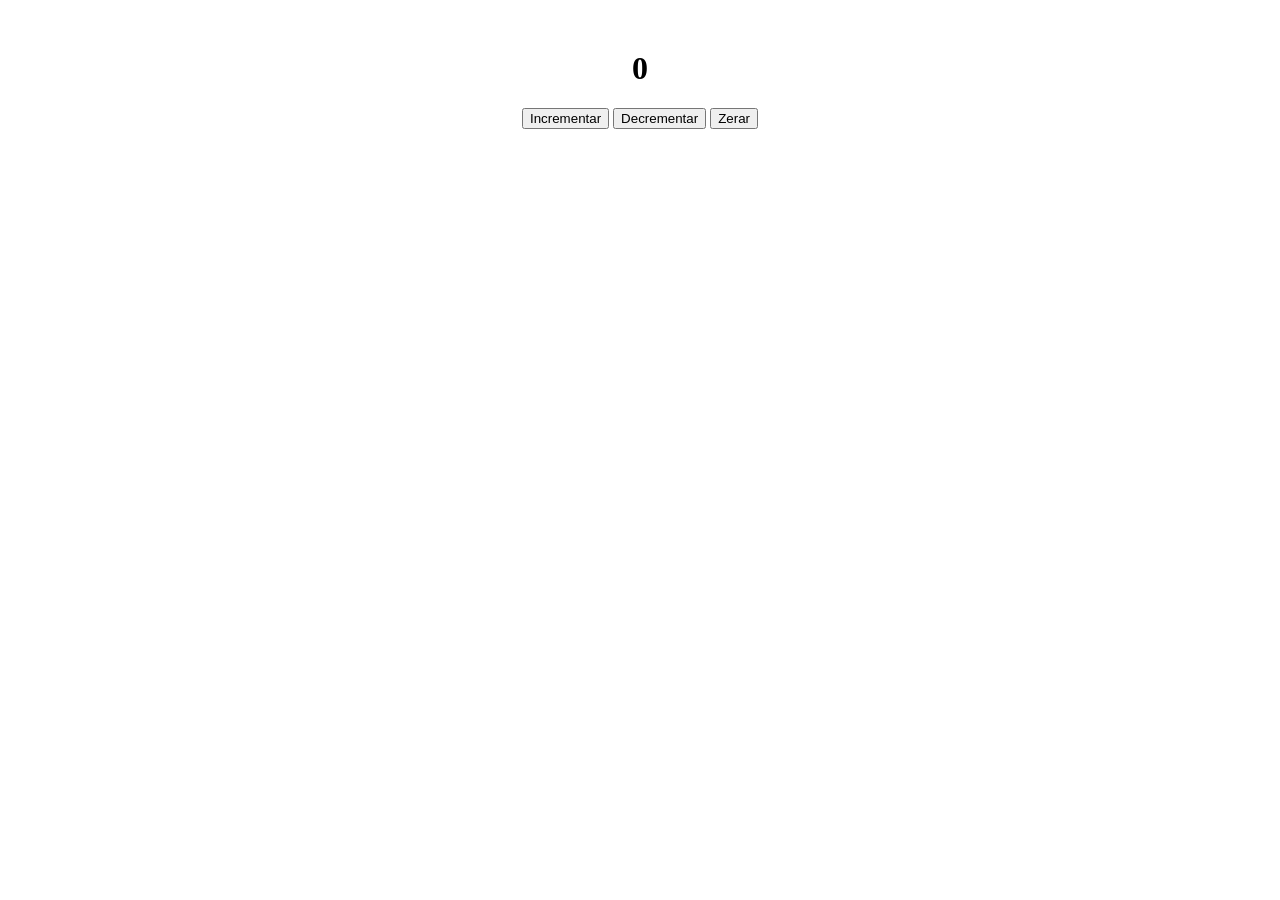
<file: Aula 6: formulário/contador.html>
<!DOCTYPE html>
<html lang="pt-BR">
<head>
    <meta charset="UTF-8">
    <title>Contador Interativo</title>
</head>
<body style="text-align: center; margin-top: 50px;">
    
    <h1 id="numero">0</h1>
    
    <button id="btnIncrementar">Incrementar</button>
    <button id="btnDecrementar">Decrementar</button>
    <button id="btnZerar">Zerar</button>

    <script>
        //Variável começando em 0
        let contador = 0;
        
        const h1Numero = document.getElementById("numero");
        const btnInc = document.getElementById("btnIncrementar");
        const btnDec = document.getElementById("btnDecrementar");
        const btnZer = document.getElementById("btnZerar");

        
        function atualizarTela() {
            h1Numero.textContent = contador; // Atualiza o texto
            
         
            if (contador > 0) {
                h1Numero.style.color = "green";
            } else if (contador < 0) {
                h1Numero.style.color = "red";
            } else {
                h1Numero.style.color = "black";
            }
        }

        
        btnInc.addEventListener("click", function() {
            contador++; // Aumenta 1
            atualizarTela();
        });

        btnDec.addEventListener("click", function() {
            contador--; // Diminui 1
            atualizarTela();
        });

        btnZer.addEventListener("click", function() {
            contador = 0; // Zera
            atualizarTela();
        });
    </script>
</body>
</html>
</file>
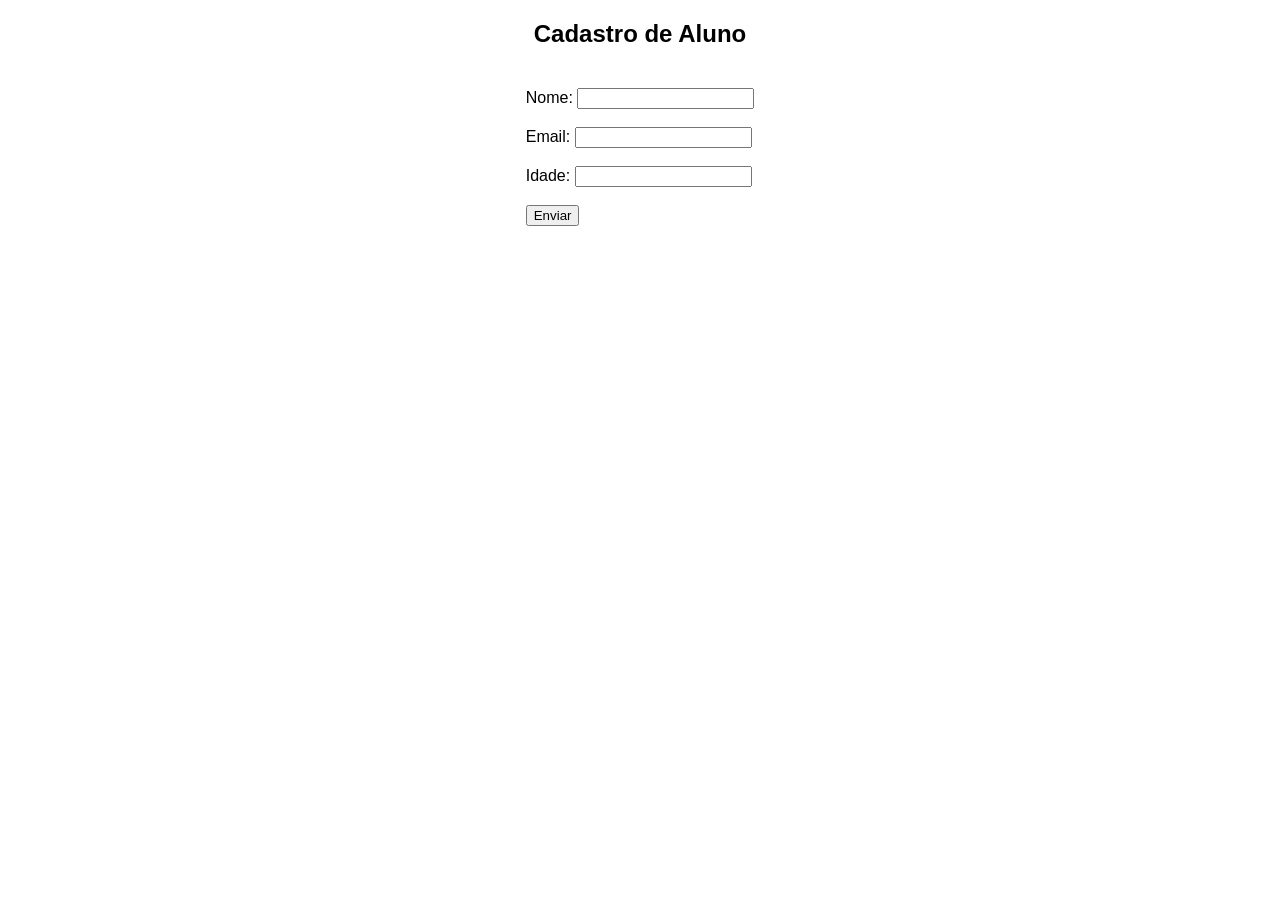
<file: Aula 6: formulário/validação.html>
<!DOCTYPE html>
<html lang="pt-BR">
<head>
    <meta charset="UTF-8">
    <title>Validação de Formulário</title>
    <style>
        body {
            text-align: center;
            font-family: Arial, sans-serif;
        }

        form {
            display: inline-block;
            text-align: left;
            padding: 20px;
        }
    </style>
</head>
<body>
    <h2>Cadastro de Aluno</h2>
    
    <form id="meuFormulario">
        <label>Nome:</label>
        <input type="text" id="nome"><br><br>

        <label>Email:</label>
        <input type="email" id="email"><br><br>

        <label>Idade:</label>
        <input type="number" id="idade"><br><br>

        <button type="submit">Enviar</button>
    </form>
    
    <p id="erro" style="color: red; font-weight: bold;"></p>

    <script src="validacao.js"></script>
</body>
</html>
</file>
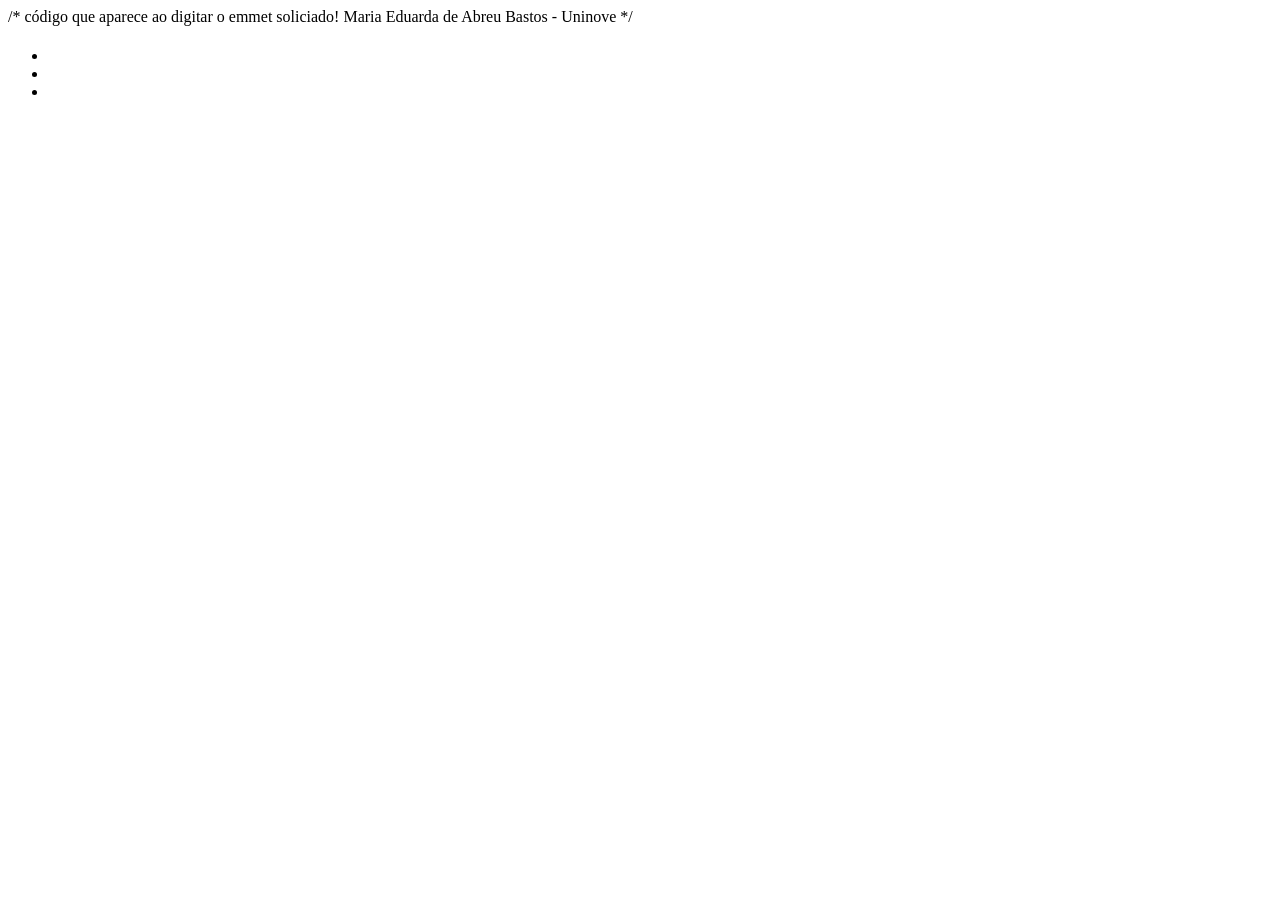
<file: aula html/emmet.html>
<!DOCTYPE html>
<html lang="pt-BR">
    /* código que aparece ao digitar o emmet soliciado! 
    Maria Eduarda de Abreu Bastos - Uninove */
<head>

</head>
<body>
    <header>
        <h1></h1>
        <nav>
            <ul>
                <li><a href=""></a></li>
                <li><a href=""></a></li>
                <li><a href=""></a></li>
            </ul>
        </nav>
        <main>
            <section>
                <h2></h2>
                <p></p>
                <p></p>
                <section>
                    <h2></h2>
                    <article>
                        <h3></h3>
                        <p></p>
                    </article>
                    <article>
                        <h3></h3>
                        <p></p>
                    </article>
                </section>
            </section>
            <footer>
                <p></p>
            </footer>
        </main>
    </header>
</body>
</html>
</file>
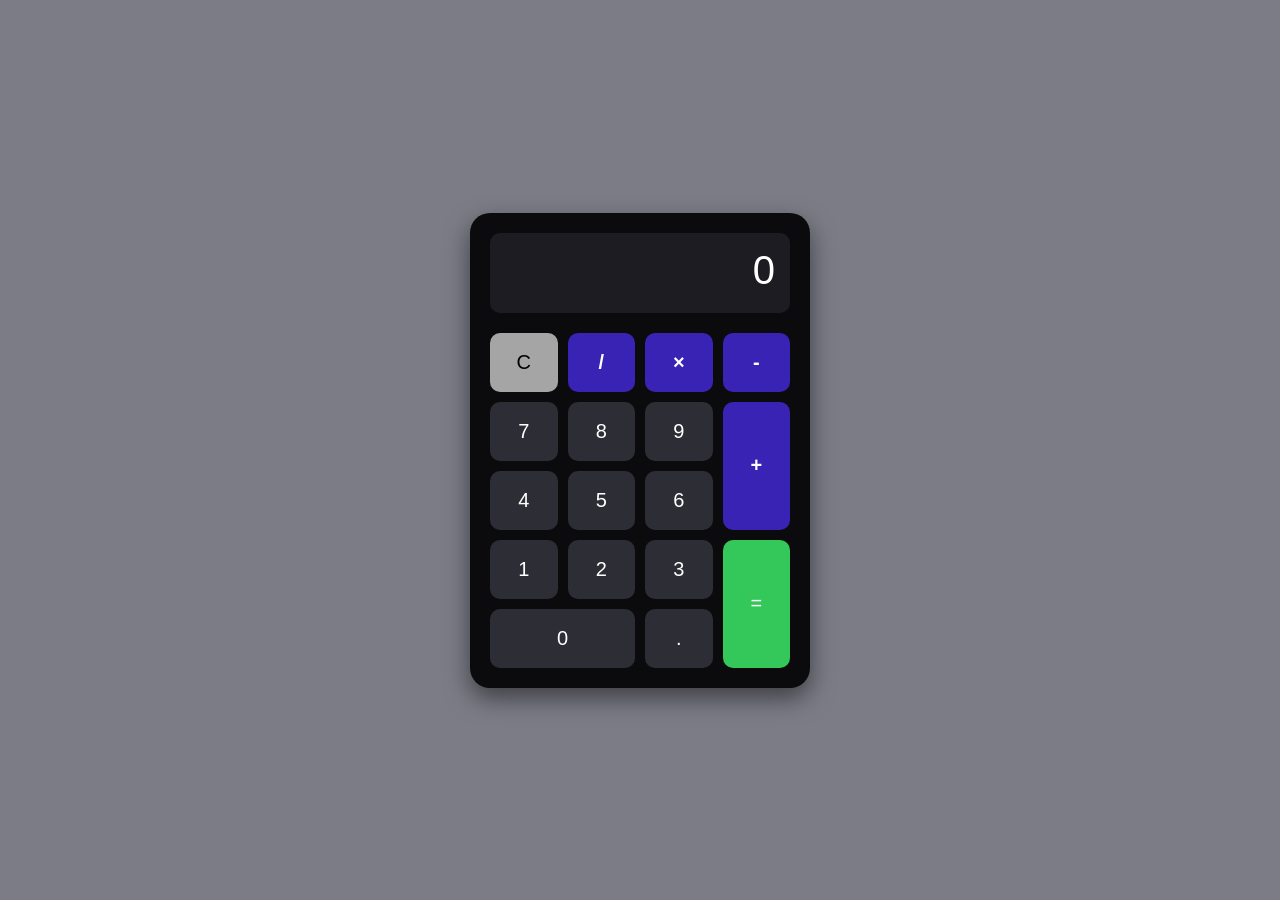
<file: Aula 6: formulário/Calculadora/calculadora.html>
<!DOCTYPE html>
<html lang="pt-BR">
<head>
    <meta charset="UTF-8">
    <meta name="viewport" content="width=device-width, initial-scale=1.0">
    <title>Calculadora</title>
    <link rel="stylesheet" href="calculadora.css">
</head>
<body>

    <div class="calculadora-container">
        <div class="display" id="display">0</div>
        
        <div class="botoes">
            <button class="btn limpar" onclick="limparTela()">C</button>
            <button class="btn operador" onclick="definirOperador('/')">/</button>
            <button class="btn operador" onclick="definirOperador('*')">×</button>
            <button class="btn operador" onclick="definirOperador('-')">-</button>

            <button class="btn" onclick="adicionarNumero('7')">7</button>
            <button class="btn" onclick="adicionarNumero('8')">8</button>
            <button class="btn" onclick="adicionarNumero('9')">9</button>
            <button class="btn operador mais" onclick="definirOperador('+')">+</button>

            <button class="btn" onclick="adicionarNumero('4')">4</button>
            <button class="btn" onclick="adicionarNumero('5')">5</button>
            <button class="btn" onclick="adicionarNumero('6')">6</button>

            <button class="btn" onclick="adicionarNumero('1')">1</button>
            <button class="btn" onclick="adicionarNumero('2')">2</button>
            <button class="btn" onclick="adicionarNumero('3')">3</button>
            <button class="btn igual" onclick="calcular()">=</button>

            <button class="btn zero" onclick="adicionarNumero('0')">0</button>
            <button class="btn" onclick="adicionarNumero('.')">.</button>
        </div>
    </div>

    <script src="calculadora.js"></script>
</body>
</html>
</file>
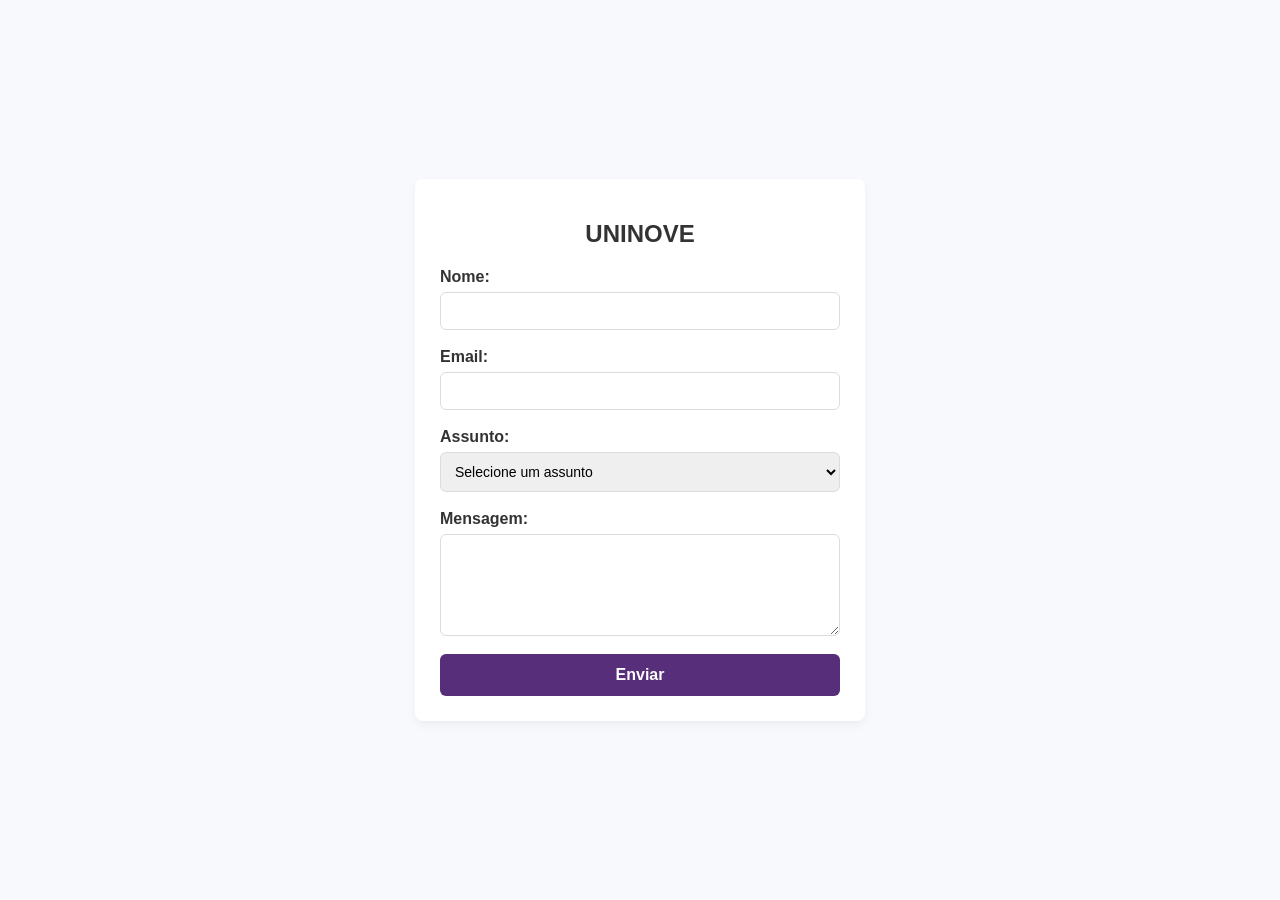
<file: aula html/formulário/contato.html>
<!DOCTYPE html>
<html lang="pt-BR">
<head>
    <meta charset="UTF-8">
    <meta name="viewport" content="width=device-width, initial-scale=1.0">
    <title>Formulário de Contato</title>
    <link rel="stylesheet" href="contato.css">
</head>
<body>
    <form action="#" method="POST">
    <h1 class="titulo-form">UNINOVE</h1>
    <form action="#" method="POST">
        
        <label for="nome">Nome:</label>
        <input type="text" id="nome" name="nome" required>

        <label for="email">Email:</label>
        <input type="email" id="email" name="email" required>

        <label for="assunto">Assunto:</label>
        <select id="assunto" name="assunto" required>
            <option value="">Selecione um assunto</option>
            <option value="suporte">Suporte Técnico</option>
            <option value="vendas">Comercial</option>
            <option value="sugestao">Sugestões</option>
        </select>

        <label for="mensagem">Mensagem:</label>
        <textarea id="mensagem" name="mensagem" rows="5" required></textarea>

        <button type="submit">Enviar</button>
    </form>

</body>
</html>
</file>
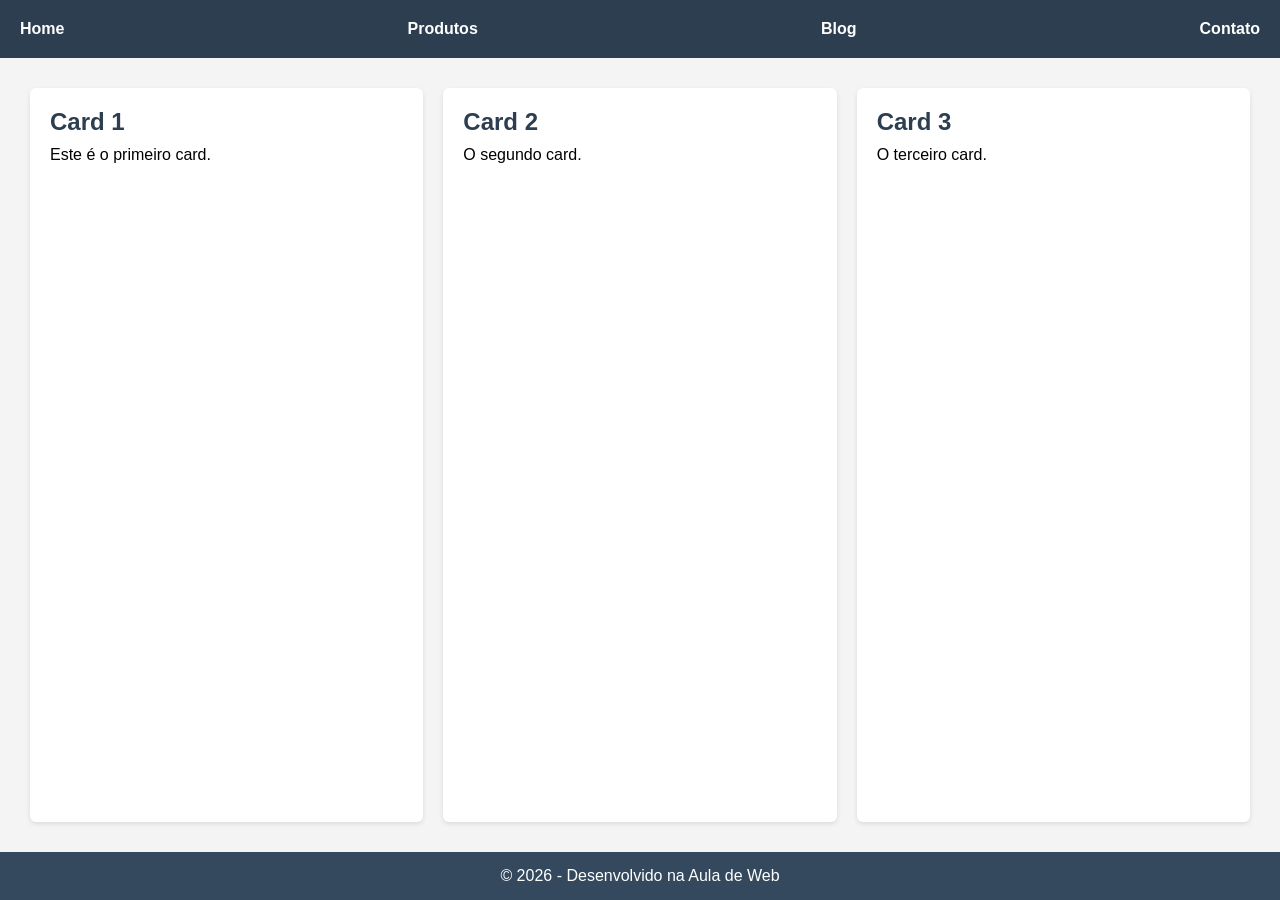
<file: aula html/formulário/layout.html>
<!DOCTYPE html>
<html lang="pt-BR">
<head>
    <meta charset="UTF-8">
    <meta name="viewport" content="width=device-width, initial-scale=1.0">
    <title>Layout Flexbox</title>
    <link rel="stylesheet" href="layout.css">
</head>
<body>

    <header>
        <nav>
            <a href="#">Home</a>
            <a href="#">Produtos</a>
            <a href="#">Blog</a>
            <a href="#">Contato</a>
        </nav>
    </header>

    <main>
        <div class="card">
            <h2>Card 1</h2>
            <p>Este é o primeiro card.</p>
        </div>
        
        <div class="card">
            <h2>Card 2</h2>
            <p>O segundo card.</p>
        </div>
        
        <div class="card">
            <h2>Card 3</h2>
            <p>O terceiro card.</p>
        </div>
    </main>

    <footer>
        <p>&copy; 2026 - Desenvolvido na Aula de Web</p>
    </footer>

</body>
</html>
</file>
<file: Aula 6: formulário/Calculadora/calculadora.css>
body {
    background-color: #7c7c86;
    font-family: 'Segoe UI', Tahoma, Geneva, Verdana, sans-serif;
    display: flex;
    justify-content: center;
    align-items: center;
    height: 100vh;
    margin: 0;
}

.calculadora-container {
    background-color: #0b0b0d;
    padding: 20px;
    border-radius: 20px;
    box-shadow: 0px 10px 25px rgba(0, 0, 0, 0.5);
    width: 300px;
}

.display {
    background-color: #1c1c22;
    color: #ffffff;
    font-size: 2.5rem;
    text-align: right;
    padding: 15px;
    border-radius: 10px;
    margin-bottom: 20px;
    min-height: 50px;
    word-wrap: break-word;
    word-break: break-all;
}

.botoes {
    display: grid;
    grid-template-columns: repeat(4, 1fr);
    gap: 10px;
}

.btn {
    background-color: #2d2d35;
    color: white;
    border: none;
    padding: 18px;
    font-size: 1.25rem;
    border-radius: 10px;
    cursor: pointer;
    transition: background 0.2s;
}

.btn:hover {
    background-color: #3e3e48;
}

.btn:active {
    background-color: #4f4f5a;
}

/* Cores especiais para operadores */
.btn.operador {
    background-color: #3923b4;
    color: white;
    font-weight: bold;
}

.btn.operador:hover {
    background-color: #d43925;
}

.btn.limpar {
    background-color: #a5a5a5;
    color: black;
}

.btn.limpar:hover {
    background-color: #8e8e8e;
}

/* Deixa os botões maiores */
.btn.mais {
    grid-row: span 2;
    height: 100%;
}

.btn.igual {
    grid-row: span 2;
    background-color: #34c759;
    height: 100%;
}

.btn.igual:hover {
    background-color: #28a146;
}

.btn.zero {
    grid-column: span 2;
}
</file>
<file: aula html/formulário/contato.css>
/* Maria Eduarda de Abreu Bastos
Formulário solicitado em aula. */
/*centralizar o formulário na tela */
body {
    font-family: Arial, sans-serif;
    background-color: #f7f9fc;
    display: flex;
    justify-content: center;
    align-items: center;
    height: 100vh;
    margin: 0;
}

.titulo-form {
    text-align: center;    /* Centraliza */
    color: #333333;        /* Cor do texto idêntica às labels */
    font-size: 24px;       /* Tamanho da fonte */
    margin-bottom: 20px;   /* Cria um espaço entre o título e o campo "Nome" */
}
/*Form configurado com Flexbox em coluna */
form {
    display: flex;
    flex-direction: column;
    width: 100%;
    max-width: 400px;
    background-color: #ffffff;
    padding: 25px;
    border-radius: 8px;
    box-shadow: 0 4px 10px rgba(0, 0, 0, 0.05);
}

label {
    margin-bottom: 6px;
    font-weight: bold;
    color: #333;
}

input, select, textarea {
    padding: 10px;
    margin-bottom: 18px;
    border: 1px solid #dcdcdc; /* borda suave */
    border-radius: 6px;       /* cantos arredondados */
    font-size: 14px;
    outline: none;
    transition: border-color 0.3s;
}

input:focus, select:focus, textarea:focus {
    border-color: #007bff; /* Destaca suavemente ao clicar */
}

/* Passo 8: Botão submit com cor de fundo */
button {
    background-color: #572e79;
    color: rgb(252, 252, 252);
    padding: 12px;
    border: none;
    border-radius: 6px;
    font-size: 16px;
    font-weight: bold;
    cursor: pointer;
    transition: background-color 0.3s ease;
}

button:hover {
    background-color: #934696; /* Cor muda ao passar o mouse */
}
</file>
<file: aula html/formulário/layout.css>
/* Reset padrão */
* {
    margin: 0;
    padding: 0;
    box-sizing: border-box;
    font-family: Arial, sans-serif;
}

body {
    display: flex;
    flex-direction: column;
    min-height: 100vh;
    background-color: #f4f4f4;
}

header {
    background-color: #2c3e50;
    padding: 20px;
}

/* Passo 2 e 3: nav em Flexbox distribuída com space-between */
nav {
    display: flex;
    justify-content: space-between;
}

nav a {
    color: white;
    text-decoration: none;
    font-weight: bold;
}

nav a:hover {
    color: #1abc9c;
}

/* Passo 4 e 6: Cards lado a lado usando display: flex e gap de 20px */
main {
    display: flex;
    gap: 20px; 
    padding: 30px;
    flex-grow: 1; /* Garante que o main empurre o footer para o final da página */
}

/* Passo 5: Cada card com flex: 1 para ocupar tamanhos estritamente iguais */
.card {
    flex: 1;
    background-color: white;
    padding: 20px;
    border-radius: 6px;
    box-shadow: 0 2px 5px rgba(0,0,0,0.1);
}

.card h2 {
    margin-bottom: 10px;
    color: #2c3e50;
}

footer {
    background-color: #34495e;
    color: white;
    text-align: center;
    padding: 15px;
}
</file>
